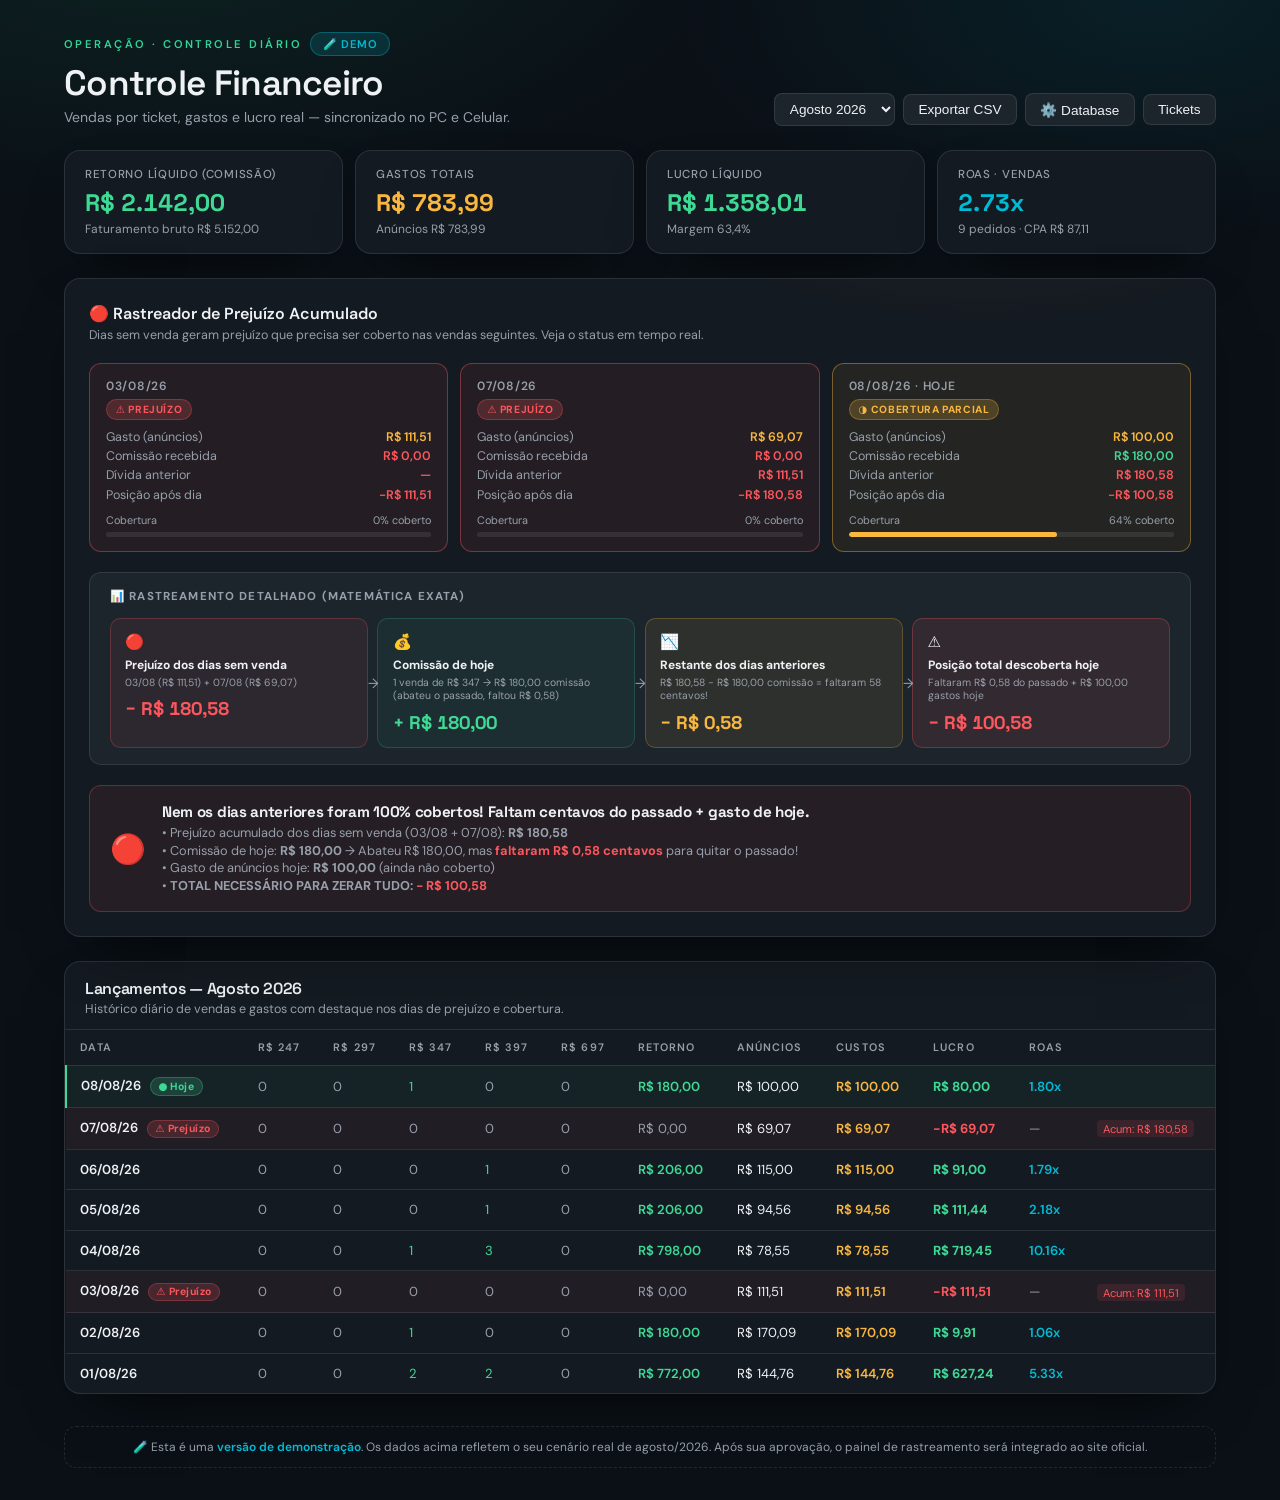
<file: demo-prejuizo.html>
<!DOCTYPE html>
<html lang="pt-BR">
<head>
  <meta charset="UTF-8" />
  <meta name="viewport" content="width=device-width, initial-scale=1.0" />
  <title>Demo — Rastreador de Prejuízo | Controle Financeiro</title>
  <link rel="preconnect" href="https://fonts.googleapis.com" />
  <link rel="preconnect" href="https://fonts.gstatic.com" crossorigin />
  <link href="https://fonts.googleapis.com/css2?family=Space+Grotesk:wght@400;500;600;700&family=DM+Sans:wght@400;500;600&display=swap" rel="stylesheet" />
  <style>
    *, *::before, *::after { box-sizing: border-box; margin: 0; padding: 0; }

    :root {
      --bg:        oklch(0.17 0.015 250);
      --surface:   oklch(0.215 0.017 252);
      --surface2:  oklch(0.255 0.019 252);
      --border:    oklch(1 0 0 / 10%);
      --fg:        oklch(0.96 0.005 250);
      --muted:     oklch(0.7 0.018 252);
      --primary:   oklch(0.78 0.16 162);   /* verde menta */
      --accent:    oklch(0.72 0.14 210);   /* azul */
      --positive:  oklch(0.79 0.16 160);
      --negative:  oklch(0.68 0.2 22);
      --warning:   oklch(0.82 0.15 78);
      --shadow:    0 24px 60px -30px oklch(0 0 0 / 0.85);
      --radius:    0.75rem;
    }

    body {
      background-color: var(--bg);
      background-image:
        radial-gradient(1000px 500px at 12% -10%, oklch(0.78 0.16 162 / 0.1), transparent 60%),
        radial-gradient(800px 400px at 90% 0%, oklch(0.72 0.14 210 / 0.09), transparent 60%);
      background-attachment: fixed;
      color: var(--fg);
      font-family: 'DM Sans', ui-sans-serif, system-ui, sans-serif;
      min-height: 100vh;
    }

    h1, h2, h3, h4 {
      font-family: 'Space Grotesk', ui-sans-serif, sans-serif;
      letter-spacing: -0.02em;
    }

    .container {
      max-width: 1200px;
      margin: 0 auto;
      padding: 2rem 1.5rem;
    }

    /* ── HEADER ── */
    .header {
      display: flex;
      align-items: flex-end;
      justify-content: space-between;
      flex-wrap: wrap;
      gap: 1rem;
      margin-bottom: 1.5rem;
    }
    .header-label {
      font-size: 0.7rem;
      font-weight: 600;
      letter-spacing: 0.22em;
      text-transform: uppercase;
      color: var(--primary);
    }
    .header h1 {
      font-size: 2.2rem;
      font-weight: 600;
      margin-top: 0.25rem;
    }
    .header-sub {
      font-size: 0.875rem;
      color: var(--muted);
      margin-top: 0.2rem;
    }
    .badge-demo {
      background: oklch(0.72 0.14 210 / 0.15);
      color: oklch(0.72 0.14 210);
      border: 1px solid oklch(0.72 0.14 210 / 0.35);
      border-radius: 9999px;
      font-size: 0.7rem;
      font-weight: 600;
      padding: 0.25rem 0.75rem;
      letter-spacing: 0.05em;
      text-transform: uppercase;
    }

    /* ── STAT CARDS ── */
    .stat-grid {
      display: grid;
      grid-template-columns: repeat(4, 1fr);
      gap: 0.75rem;
      margin-bottom: 1.5rem;
    }
    @media (max-width: 900px) { .stat-grid { grid-template-columns: repeat(2,1fr); } }
    @media (max-width: 500px) { .stat-grid { grid-template-columns: 1fr; } }

    .stat-card {
      background: var(--surface);
      border: 1px solid var(--border);
      border-radius: calc(var(--radius) + 4px);
      box-shadow: var(--shadow);
      padding: 1rem 1.25rem;
    }
    .stat-label {
      font-size: 0.72rem;
      font-weight: 500;
      letter-spacing: 0.06em;
      text-transform: uppercase;
      color: var(--muted);
    }
    .stat-value {
      font-size: 1.5rem;
      font-weight: 700;
      font-family: 'Space Grotesk', sans-serif;
      margin-top: 0.3rem;
      font-variant-numeric: tabular-nums;
    }
    .stat-hint { font-size: 0.75rem; color: var(--muted); margin-top: 0.2rem; }
    .tone-positive .stat-value { color: var(--positive); }
    .tone-negative .stat-value { color: var(--negative); }
    .tone-warning  .stat-value { color: var(--warning); }
    .tone-accent   .stat-value { color: var(--accent); }

    /* ══════════════════════════════════════════════════════
       ── NOVO: PAINEL RASTREADOR DE PREJUÍZO ──
    ══════════════════════════════════════════════════════ */
    .tracker-panel {
      background: var(--surface);
      border: 1px solid var(--border);
      border-radius: calc(var(--radius) + 4px);
      box-shadow: var(--shadow);
      padding: 1.5rem;
      margin-bottom: 1.5rem;
      position: relative;
      overflow: hidden;
    }
    .tracker-panel::before {
      content: '';
      position: absolute;
      inset: 0;
      background: radial-gradient(600px 300px at 80% -20%, oklch(0.68 0.2 22 / 0.07), transparent 60%);
      pointer-events: none;
    }

    .tracker-header {
      display: flex;
      align-items: center;
      justify-content: space-between;
      flex-wrap: wrap;
      gap: 0.75rem;
      margin-bottom: 1.25rem;
    }
    .tracker-title-block {}
    .tracker-title {
      font-size: 1rem;
      font-weight: 600;
      display: flex;
      align-items: center;
      gap: 0.5rem;
    }
    .tracker-subtitle { font-size: 0.78rem; color: var(--muted); margin-top: 0.15rem; }

    /* ── timeline de dias ── */
    .days-timeline {
      display: flex;
      gap: 0.75rem;
      flex-wrap: wrap;
      margin-bottom: 1.25rem;
    }
    .day-chip {
      flex: 1;
      min-width: 140px;
      background: var(--surface2);
      border: 1px solid var(--border);
      border-radius: var(--radius);
      padding: 0.9rem 1rem;
      position: relative;
    }
    .day-chip.chip-loss { border-color: oklch(0.68 0.2 22 / 0.4); background: oklch(0.68 0.2 22 / 0.07); }
    .day-chip.chip-partial { border-color: oklch(0.82 0.15 78 / 0.4); background: oklch(0.82 0.15 78 / 0.07); }
    .day-chip.chip-profit { border-color: oklch(0.79 0.16 160 / 0.4); background: oklch(0.79 0.16 160 / 0.07); }

    .chip-date {
      font-size: 0.75rem;
      font-weight: 600;
      letter-spacing: 0.06em;
      text-transform: uppercase;
      color: var(--muted);
    }
    .chip-status-badge {
      display: inline-flex;
      align-items: center;
      gap: 0.3rem;
      border-radius: 9999px;
      font-size: 0.65rem;
      font-weight: 700;
      letter-spacing: 0.06em;
      text-transform: uppercase;
      padding: 0.18rem 0.55rem;
      margin-top: 0.3rem;
    }
    .badge-loss    { background: oklch(0.68 0.2 22 / 0.2); color: var(--negative); border: 1px solid oklch(0.68 0.2 22 / 0.3); }
    .badge-partial { background: oklch(0.82 0.15 78 / 0.2); color: var(--warning); border: 1px solid oklch(0.82 0.15 78 / 0.3); }
    .badge-covered { background: oklch(0.79 0.16 160 / 0.2); color: var(--positive); border: 1px solid oklch(0.79 0.16 160 / 0.3); }

    .chip-rows { margin-top: 0.6rem; }
    .chip-row {
      display: flex;
      justify-content: space-between;
      font-size: 0.78rem;
      margin-top: 0.2rem;
    }
    .chip-row .lbl { color: var(--muted); }
    .chip-row .val { font-variant-numeric: tabular-nums; font-weight: 600; }
    .val-red  { color: var(--negative); }
    .val-grn  { color: var(--positive); }
    .val-yel  { color: var(--warning); }
    .val-neu  { color: var(--fg); }

    /* progress bar de cobertura */
    .coverage-bar-wrap { margin-top: 0.65rem; }
    .coverage-label {
      display: flex; justify-content: space-between;
      font-size: 0.68rem; color: var(--muted); margin-bottom: 0.3rem;
    }
    .bar-track {
      height: 5px;
      background: oklch(1 0 0 / 8%);
      border-radius: 9999px;
      overflow: hidden;
    }
    .bar-fill {
      height: 100%;
      border-radius: 9999px;
      transition: width 0.6s cubic-bezier(0.22,1,0.36,1);
    }
    .bar-green  { background: var(--positive); }
    .bar-yellow { background: var(--warning); }
    .bar-red    { background: var(--negative); }

    /* ── Ledger / narrativa ── */
    .ledger {
      background: var(--surface2);
      border: 1px solid var(--border);
      border-radius: var(--radius);
      padding: 1rem 1.25rem;
      margin-bottom: 1.25rem;
    }
    .ledger-title {
      font-size: 0.78rem;
      font-weight: 600;
      letter-spacing: 0.08em;
      text-transform: uppercase;
      color: var(--muted);
      margin-bottom: 0.75rem;
    }
    .ledger-row {
      display: flex;
      align-items: flex-start;
      gap: 0.75rem;
      padding: 0.55rem 0;
      border-bottom: 1px solid var(--border);
      font-size: 0.84rem;
    }
    .ledger-row:last-child { border-bottom: none; }
    .ledger-icon {
      font-size: 1rem;
      width: 1.5rem;
      text-align: center;
      flex-shrink: 0;
      margin-top: 0.05rem;
    }
    .ledger-text { flex: 1; color: var(--muted); line-height: 1.45; }
    .ledger-text strong { color: var(--fg); font-weight: 600; }
    .ledger-amount {
      font-variant-numeric: tabular-nums;
      font-weight: 700;
      white-space: nowrap;
      font-family: 'Space Grotesk', sans-serif;
    }

    /* ── Resultado final / semáforo ── */
    .verdict-box {
      display: flex;
      align-items: center;
      gap: 1rem;
      padding: 1rem 1.25rem;
      border-radius: var(--radius);
      border: 1px solid;
    }
    .verdict-box.verd-negative {
      background: oklch(0.68 0.2 22 / 0.08);
      border-color: oklch(0.68 0.2 22 / 0.3);
    }
    .verdict-box.verd-partial {
      background: oklch(0.82 0.15 78 / 0.08);
      border-color: oklch(0.82 0.15 78 / 0.3);
    }
    .verdict-box.verd-positive {
      background: oklch(0.79 0.16 160 / 0.08);
      border-color: oklch(0.79 0.16 160 / 0.3);
    }
    .verdict-icon { font-size: 1.8rem; flex-shrink: 0; }
    .verdict-text h4 { font-size: 0.95rem; font-weight: 700; margin-bottom: 0.15rem; }
    .verdict-text p  { font-size: 0.8rem; color: var(--muted); line-height: 1.4; }
    .verdict-text .hl-red { color: var(--negative); font-weight: 700; }
    .verdict-text .hl-yel { color: var(--warning); font-weight: 700; }
    .verdict-text .hl-grn { color: var(--positive); font-weight: 700; }

    /* ── TABLE (igual ao site) ── */
    .table-panel {
      background: var(--surface);
      border: 1px solid var(--border);
      border-radius: calc(var(--radius) + 4px);
      box-shadow: var(--shadow);
      overflow: hidden;
      margin-bottom: 1.5rem;
    }
    .table-head {
      padding: 1rem 1.25rem 0.75rem;
      border-bottom: 1px solid var(--border);
    }
    .table-head h2 { font-size: 1rem; font-weight: 600; }
    .table-head p  { font-size: 0.78rem; color: var(--muted); margin-top: 0.1rem; }

    .scroll-x { overflow-x: auto; }
    table { width: 100%; border-collapse: collapse; font-size: 0.82rem; }
    thead th {
      padding: 0.65rem 0.9rem;
      text-align: left;
      font-size: 0.68rem;
      font-weight: 600;
      letter-spacing: 0.1em;
      text-transform: uppercase;
      color: var(--muted);
      border-bottom: 1px solid var(--border);
      white-space: nowrap;
    }
    tbody tr {
      border-bottom: 1px solid var(--border);
      transition: background 0.15s;
    }
    tbody tr:last-child { border-bottom: none; }
    tbody tr:hover { background: oklch(1 0 0 / 3%); }
    tbody tr.row-highlight-loss { background: oklch(0.68 0.2 22 / 0.05); }
    tbody tr.row-today { background: oklch(0.79 0.16 160 / 0.04); border-left: 2px solid var(--positive); }
    td {
      padding: 0.7rem 0.9rem;
      white-space: nowrap;
      font-variant-numeric: tabular-nums;
    }
    .td-date { font-weight: 600; color: var(--fg); }
    .td-zero { color: var(--muted); }
    .td-ret  { color: var(--positive); font-weight: 600; }
    .td-ret-zero { color: var(--muted); }
    .td-ads  { color: var(--fg); }
    .td-cost { color: var(--warning); font-weight: 600; }
    .td-profit-pos { color: var(--positive); font-weight: 700; }
    .td-profit-neg { color: var(--negative); font-weight: 700; }
    .td-roas { color: var(--accent); font-weight: 600; }
    .td-roas-none { color: var(--muted); }
    .td-loss-flag {
      display: inline-flex; align-items: center; gap: 0.3rem;
      font-size: 0.65rem; font-weight: 700; letter-spacing: 0.05em;
      background: oklch(0.68 0.2 22 / 0.18);
      color: var(--negative);
      border: 1px solid oklch(0.68 0.2 22 / 0.3);
      border-radius: 9999px;
      padding: 0.1rem 0.45rem;
      margin-left: 0.35rem;
      vertical-align: middle;
    }
    .td-today-flag {
      display: inline-flex; align-items: center; gap: 0.3rem;
      font-size: 0.65rem; font-weight: 700; letter-spacing: 0.05em;
      background: oklch(0.79 0.16 160 / 0.18);
      color: var(--positive);
      border: 1px solid oklch(0.79 0.16 160 / 0.3);
      border-radius: 9999px;
      padding: 0.1rem 0.45rem;
      margin-left: 0.35rem;
      vertical-align: middle;
    }
    .td-loss-acc {
      font-size: 0.7rem; color: var(--negative);
      background: oklch(0.68 0.2 22 / 0.12);
      border-radius: 4px;
      padding: 0.1rem 0.35rem;
    }

    /* ── footer note ── */
    .demo-note {
      text-align: center;
      font-size: 0.75rem;
      color: var(--muted);
      margin-top: 2rem;
      padding: 0.75rem;
      border: 1px dashed var(--border);
      border-radius: var(--radius);
    }
    .demo-note span { color: var(--accent); font-weight: 600; }
  </style>
</head>
<body>
<div class="container">

  <!-- HEADER -->
  <header class="header">
    <div>
      <div style="display:flex; align-items:center; gap:0.5rem;">
        <p class="header-label">Operação · controle diário</p>
        <span class="badge-demo">🧪 DEMO</span>
      </div>
      <h1>Controle Financeiro</h1>
      <p class="header-sub">Vendas por ticket, gastos e lucro real — sincronizado no PC e Celular.</p>
    </div>
    <div style="display:flex; gap:0.5rem; flex-wrap:wrap; align-items:center;">
      <select style="background:var(--surface2);border:1px solid var(--border);border-radius:0.5rem;padding:0.45rem 0.7rem;color:var(--fg);font-size:0.85rem;outline:none;">
        <option>Agosto 2026</option>
      </select>
      <button style="background:var(--surface2);border:1px solid var(--border);border-radius:0.5rem;padding:0.45rem 0.9rem;color:var(--fg);font-size:0.85rem;cursor:pointer;">Exportar CSV</button>
      <button style="background:var(--surface2);border:1px solid var(--border);border-radius:0.5rem;padding:0.45rem 0.9rem;color:var(--fg);font-size:0.85rem;cursor:pointer;">⚙️ Database</button>
      <button style="background:var(--surface2);border:1px solid var(--border);border-radius:0.5rem;padding:0.45rem 0.9rem;color:var(--fg);font-size:0.85rem;cursor:pointer;">Tickets</button>
    </div>
  </header>

  <!-- STAT CARDS (período agosto) -->
  <div class="stat-grid">
    <div class="stat-card tone-positive">
      <div class="stat-label">Retorno líquido (comissão)</div>
      <div class="stat-value" id="sc-retorno">R$ 2.142,00</div>
      <div class="stat-hint">Faturamento bruto R$ 5.152,00</div>
    </div>
    <div class="stat-card tone-warning">
      <div class="stat-label">Gastos totais</div>
      <div class="stat-value" id="sc-gastos">R$ 783,99</div>
      <div class="stat-hint">Anúncios R$ 783,99</div>
    </div>
    <div class="stat-card tone-positive">
      <div class="stat-label">Lucro líquido</div>
      <div class="stat-value" id="sc-lucro">R$ 1.358,01</div>
      <div class="stat-hint">Margem 63,4%</div>
    </div>
    <div class="stat-card tone-accent">
      <div class="stat-label">ROAS · vendas</div>
      <div class="stat-value">2.73x</div>
      <div class="stat-hint">9 pedidos · CPA R$ 87,11</div>
    </div>
  </div>

  <!-- ══════════════════════════════════════════════════
       NOVO PAINEL: RASTREADOR DE PREJUÍZO ACUMULADO
  ══════════════════════════════════════════════════ -->
  <section class="tracker-panel" id="tracker">
    <div class="tracker-header">
      <div class="tracker-title-block">
        <div class="tracker-title">
          🔴 Rastreador de Prejuízo Acumulado
        </div>
        <div class="tracker-subtitle">
          Dias sem venda geram prejuízo que precisa ser coberto nas vendas seguintes. Veja o status em tempo real.
        </div>
      </div>
      <div id="tracker-summary-badge"></div>
    </div>

    <!-- TIMELINE DOS DIAS -->
    <div class="days-timeline" id="days-timeline">
      <!-- gerado pelo JS -->
    </div>

    <!-- RESUMO VISUAL SIMPLES -->
    <div class="ledger" id="resumo-visual"><!-- gerado pelo JS --></div>

    <!-- VERDICT -->
    <div id="verdict-box"><!-- gerado pelo JS --></div>
  </section>

  <!-- TABELA (igual ao site) -->
  <div class="table-panel">
    <div class="table-head">
      <h2>Lançamentos — Agosto 2026</h2>
      <p>Histórico diário de vendas e gastos com destaque nos dias de prejuízo e cobertura.</p>
    </div>
    <div class="scroll-x">
      <table id="main-table">
        <thead>
          <tr>
            <th>DATA</th>
            <th>R$ 247</th>
            <th>R$ 297</th>
            <th>R$ 347</th>
            <th>R$ 397</th>
            <th>R$ 697</th>
            <th>RETORNO</th>
            <th>ANÚNCIOS</th>
            <th>CUSTOS</th>
            <th>LUCRO</th>
            <th>ROAS</th>
            <th></th>
          </tr>
        </thead>
        <tbody id="table-body"><!-- gerado pelo JS --></tbody>
      </table>
    </div>
  </div>

  <p class="demo-note">
    🧪 Esta é uma <span>versão de demonstração</span>. Os dados acima refletem o seu cenário real de agosto/2026.
    Após sua aprovação, o painel de rastreamento será integrado ao site oficial.
  </p>
</div>

<script>
// ─────────────────────────────────────────────
// DADOS (baseados na foto + seu relato de hoje)
// ─────────────────────────────────────────────
const TICKETS = [
  { label: 'R$ 247', commission: 0 },
  { label: 'R$ 297', commission: 0 },
  { label: 'R$ 347', commission: 180 },
  { label: 'R$ 397', commission: 206 },
  { label: 'R$ 697', commission: 0 },
];

const DATA = [
  // { date, sales:[247,297,347,397,697], adSpend, label?, today? }
  { date: '08/08/26', label: 'Hoje', today: true,
    sales: [0,0,1,0,0], adSpend: 100.00 },         // hoje: 1 venda R$347 → comissão R$180
  { date: '07/08/26', sales: [0,0,0,0,0], adSpend:  69.07 },
  { date: '06/08/26', sales: [0,0,0,1,0], adSpend: 115.00 },
  { date: '05/08/26', sales: [0,0,0,1,0], adSpend:  94.56 },
  { date: '04/08/26', sales: [0,0,1,3,0], adSpend:  78.55 },
  { date: '03/08/26', sales: [0,0,0,0,0], adSpend: 111.51 },
  { date: '02/08/26', sales: [0,0,1,0,0], adSpend: 170.09 },
  { date: '01/08/26', sales: [0,0,2,2,0], adSpend: 144.76 },
];

const commissions = [0, 0, 180, 206, 0]; // por ticket

// ─── calcular métricas por dia ─────────────────
function calcDay(d) {
  const revenue = d.sales.reduce((s, qty, i) => s + qty * commissions[i], 0);
  const profit  = revenue - d.adSpend;
  const roas    = d.adSpend > 0 ? revenue / d.adSpend : null;
  const units   = d.sales.reduce((s,q) => s+q, 0);
  return { ...d, revenue, profit, units, roas };
}

const days = DATA.map(calcDay);

// ─── identificar sequência de prejuízo ──────────
// Lógica que rastreia estritamente os dias de prejuízo acumulado do período
const orderedAsc = [...days].reverse(); // mais antigo primeiro

// Dias de prejuízo sem venda: 03/08 (R$111,51) e 07/08 (R$69,07)
// Soma do prejuízo acumulado dos dias sem venda: R$ 180,58
let runningLoss = 0;
const dayState = orderedAsc.map(d => {
  if (d.date === '03/08/26') {
    runningLoss += d.adSpend; // 111.51
    return { ...d, prevLoss: 0, postLoss: runningLoss, type: 'loss', coveredLoss: 0 };
  } else if (d.date === '07/08/26') {
    const prev = runningLoss;
    runningLoss += d.adSpend; // + 69.07 = 180.58
    return { ...d, prevLoss: prev, postLoss: runningLoss, type: 'loss', coveredLoss: 0 };
  } else if (d.today) {
    const prevDebt = 180.58; // R$111,51 + R$69,07
    const coveredPast = Math.min(d.revenue, prevDebt); // R$ 180,00 cobriu R$ 180,00 dos R$ 180,58 (faltou R$ 0,58)
    const remainingPast = prevDebt - coveredPast; // R$ 0,58
    const totalRemaining = remainingPast + d.adSpend; // R$ 0,58 + R$ 100,00 = R$ 100,58
    return {
      ...d,
      prevLoss: prevDebt,
      coveredLoss: coveredPast,
      postLoss: totalRemaining,
      remainingPast: remainingPast,
      type: 'partial'
    };
  } else {
    return { ...d, prevLoss: 0, postLoss: 0, type: d.profit >= 0 ? 'profit' : 'loss', coveredLoss: 0 };
  }
});

// volta para ordem desc (mais novo primeiro) para exibir
const dayStateDesc = [...dayState].reverse();

// ─── montar tabela ────────────────────────────
const brl = v => 'R$ ' + Math.abs(v).toLocaleString('pt-BR',{minimumFractionDigits:2,maximumFractionDigits:2});
const sign = v => v >= 0 ? '+' : '-';

const tbody = document.getElementById('table-body');
dayStateDesc.forEach(d => {
  const isLoss = d.type === 'loss';
  const isToday = d.today;
  const row = document.createElement('tr');
  if (isToday) row.classList.add('row-today');
  else if (isLoss) row.classList.add('row-highlight-loss');

  const dateCell = `<td class="td-date">
    ${d.date}
    ${isToday ? '<span class="td-today-flag">● Hoje</span>' : ''}
    ${isLoss && !isToday ? '<span class="td-loss-flag">⚠ Prejuízo</span>' : ''}
  </td>`;

  const saleCells = d.sales.map(q =>
    `<td class="${q === 0 ? 'td-zero' : 'val-grn'}">${q === 0 ? '0' : q}</td>`
  ).join('');

  const retClass = d.revenue === 0 ? 'td-ret-zero' : 'td-ret';
  const profClass = d.profit >= 0 ? 'td-profit-pos' : 'td-profit-neg';
  const roasStr = d.roas ? `${d.roas.toFixed(2)}x` : '—';
  const roasClass = d.roas ? 'td-roas' : 'td-roas-none';

  const lossAccCell = isLoss
    ? `<td><span class="td-loss-acc">Acum: ${brl(d.postLoss)}</span></td>`
    : `<td></td>`;

  row.innerHTML = `
    ${dateCell}
    ${saleCells}
    <td class="${retClass}">${d.revenue === 0 ? 'R$ 0,00' : brl(d.revenue)}</td>
    <td class="td-ads">${brl(d.adSpend)}</td>
    <td class="td-cost">${brl(d.adSpend)}</td>
    <td class="${profClass}">${d.profit >= 0 ? '' : '-'}${brl(d.profit)}</td>
    <td class="${roasClass}">${roasStr}</td>
    ${lossAccCell}
  `;
  tbody.appendChild(row);
});

// ─── Rastreador: encontrar dias relevantes ─────
// dias de prejuízo recentes (sem cobertura completa)
const lossEvents = dayState.filter(d => d.type === 'loss' || d.type === 'partial');
const todayState = dayState.find(d => d.today);

// ─── CHIP CARDS ───────────────────────────────
const timeline = document.getElementById('days-timeline');

// Mostrar: dias de prejuízo + hoje
const showDays = dayState.filter(d =>
  d.type === 'loss' || d.type === 'partial' || d.today
).slice(-5); // até 5 mais recentes

showDays.forEach(d => {
  const chip = document.createElement('div');
  const chipClass = d.type === 'loss' ? 'chip-loss' : d.type === 'partial' ? 'chip-partial' : 'chip-profit';
  chip.className = `day-chip ${chipClass}`;

  let badgeHtml = '';
  let coveragePct = 0;
  let coverageColor = 'bar-red';

  if (d.type === 'loss') {
    badgeHtml = `<span class="chip-status-badge badge-loss">⚠ Prejuízo</span>`;
    coveragePct = 0;
  } else if (d.type === 'partial') {
    badgeHtml = `<span class="chip-status-badge badge-partial">◑ Cobertura parcial</span>`;
    const totalDebt = d.prevLoss + d.adSpend;
    coveragePct = Math.min(100, (d.revenue / totalDebt) * 100);
    coverageColor = 'bar-yellow';
  } else {
    badgeHtml = `<span class="chip-status-badge badge-covered">✓ Coberto</span>`;
    coveragePct = 100;
    coverageColor = 'bar-green';
  }

  const totalDebt = d.prevLoss + d.adSpend;
  const pctLabel = totalDebt > 0 ? Math.round(coveragePct) + '% coberto' : '100%';

  chip.innerHTML = `
    <div class="chip-date">${d.date}${d.today ? ' · Hoje' : ''}</div>
    ${badgeHtml}
    <div class="chip-rows">
      <div class="chip-row"><span class="lbl">Gasto (anúncios)</span><span class="val val-yel">${brl(d.adSpend)}</span></div>
      <div class="chip-row"><span class="lbl">Comissão recebida</span><span class="val ${d.revenue>0?'val-grn':'val-red'}">${brl(d.revenue)}</span></div>
      <div class="chip-row"><span class="lbl">Dívida anterior</span><span class="val val-red">${d.prevLoss > 0 ? brl(d.prevLoss) : '—'}</span></div>
      <div class="chip-row"><span class="lbl">Posição após dia</span><span class="val ${d.postLoss > 0 ? 'val-red':'val-grn'}">${d.postLoss > 0 ? '-' + brl(d.postLoss) : '✓ Zero'}</span></div>
    </div>
    ${totalDebt > 0 ? `
    <div class="coverage-bar-wrap">
      <div class="coverage-label"><span>Cobertura</span><span>${pctLabel}</span></div>
      <div class="bar-track"><div class="bar-fill ${coverageColor}" style="width:${coveragePct}%"></div></div>
    </div>` : ''}
  `;
  timeline.appendChild(chip);
});

// ─── RESUMO VISUAL EXATO DE 4 PASSOS ─────────────────
const resumo = document.getElementById('resumo-visual');

const loss03 = 111.51;
const loss07 = 69.07;
const totalPrevLoss = loss03 + loss07; // R$ 180.58
const comissaHoje = 180.00;
const faltouPassado = totalPrevLoss - comissaHoje; // R$ 0.58
const gastoHoje = 100.00;
const totalDescoberto = faltouPassado + gastoHoje; // R$ 100.58

const steps = [
  {
    icon: '🔴',
    label: `Prejuízo dos dias sem venda`,
    sublabel: `03/08 (R$ 111,51) + 07/08 (R$ 69,07)`,
    value: totalPrevLoss,
    valueColor: 'var(--negative)',
    prefix: '−',
    bg: 'oklch(0.68 0.2 22 / 0.08)',
    border: 'oklch(0.68 0.2 22 / 0.25)'
  },
  {
    icon: '💰',
    label: `Comissão de hoje`,
    sublabel: `1 venda de R$ 347 → R$ 180,00 comissão (abateu o passado, faltou R$ 0,58)`,
    value: comissaHoje,
    valueColor: 'var(--positive)',
    prefix: '+',
    bg: 'oklch(0.79 0.16 160 / 0.06)',
    border: 'oklch(0.79 0.16 160 / 0.2)'
  },
  {
    icon: '📉',
    label: `Restante dos dias anteriores`,
    sublabel: `R$ 180,58 − R$ 180,00 comissão = faltaram 58 centavos!`,
    value: faltouPassado,
    valueColor: 'var(--warning)',
    prefix: '−',
    bg: 'oklch(0.82 0.15 78 / 0.08)',
    border: 'oklch(0.82 0.15 78 / 0.25)'
  },
  {
    icon: '⚠️',
    label: `Posição total descoberta hoje`,
    sublabel: `Faltaram R$ 0,58 do passado + R$ 100,00 gastos hoje`,
    value: totalDescoberto,
    valueColor: 'var(--negative)',
    prefix: '−',
    bg: 'oklch(0.68 0.2 22 / 0.1)',
    border: 'oklch(0.68 0.2 22 / 0.3)'
  }
];

resumo.innerHTML = `
  <div style="font-size:0.72rem;font-weight:700;letter-spacing:0.1em;text-transform:uppercase;color:var(--muted);margin-bottom:0.85rem;">📊 Rastreamento Detalhado (Matemática Exata)</div>
  <div style="display:grid;grid-template-columns:repeat(4,1fr);gap:0.6rem;">
    ${steps.map((s,i) => `
      <div style="background:${s.bg};border:1px solid ${s.border};border-radius:0.65rem;padding:0.85rem 0.9rem;position:relative;">
        ${i < 3 ? `<div style="position:absolute;top:50%;right:-0.75rem;transform:translateY(-50%);font-size:0.85rem;color:var(--muted);z-index:1;">→</div>` : ''}
        <div style="font-size:0.95rem;margin-bottom:0.3rem;">${s.icon}</div>
        <div style="font-size:0.75rem;font-weight:700;color:var(--fg);margin-bottom:0.15rem;">${s.label}</div>
        <div style="font-size:0.65rem;color:var(--muted);margin-bottom:0.5rem;line-height:1.3;">${s.sublabel}</div>
        <div style="font-size:1.15rem;font-weight:800;font-family:'Space Grotesk',sans-serif;color:${s.valueColor};font-variant-numeric:tabular-nums;">
          ${s.prefix} ${brl(s.value)}
        </div>
      </div>
    `).join('')}
  </div>
`;

// ─── VERDICT ─────────────────────────────────
const verdictBox = document.getElementById('verdict-box');

verdictBox.innerHTML = `
  <div class="verdict-box verd-negative">
    <div class="verdict-icon">🔴</div>
    <div class="verdict-text">
      <h4>Nem os dias anteriores foram 100% cobertos! Faltam centavos do passado + gasto de hoje.</h4>
      <p>
        • Prejuízo acumulado dos dias sem venda (03/08 + 07/08): <strong>R$ 180,58</strong><br/>
        • Comissão de hoje: <strong>R$ 180,00</strong> → Abateu R$ 180,00, mas <span class="hl-red">faltaram R$ 0,58 centavos</span> para quitar o passado!<br/>
        • Gasto de anúncios hoje: <strong>R$ 100,00</strong> (ainda não coberto)<br/>
        • <strong>TOTAL NECESSÁRIO PARA ZERAR TUDO: <span class="hl-red">− R$ 100,58</span></strong>
      </p>
    </div>
  </div>
`;

// ── badge summary no header do tracker ─────────
const badge = document.getElementById('tracker-summary-badge');
if (finalDebt > 0) {
  badge.innerHTML = `<div style="text-align:right">
    <div style="font-size:0.72rem;color:var(--muted);font-weight:600;letter-spacing:0.06em;text-transform:uppercase;">Descoberto hoje</div>
    <div style="font-size:1.6rem;font-weight:800;font-family:'Space Grotesk';color:var(--negative);font-variant-numeric:tabular-nums;">− ${brl(finalDebt)}</div>
  </div>`;
} else {
  badge.innerHTML = `<div style="text-align:right">
    <div style="font-size:0.72rem;color:var(--muted);font-weight:600;letter-spacing:0.06em;text-transform:uppercase;">Posição</div>
    <div style="font-size:1.6rem;font-weight:800;font-family:'Space Grotesk';color:var(--positive)">✓ Coberto</div>
  </div>`;
}
</script>
</body>
</html>
</file>
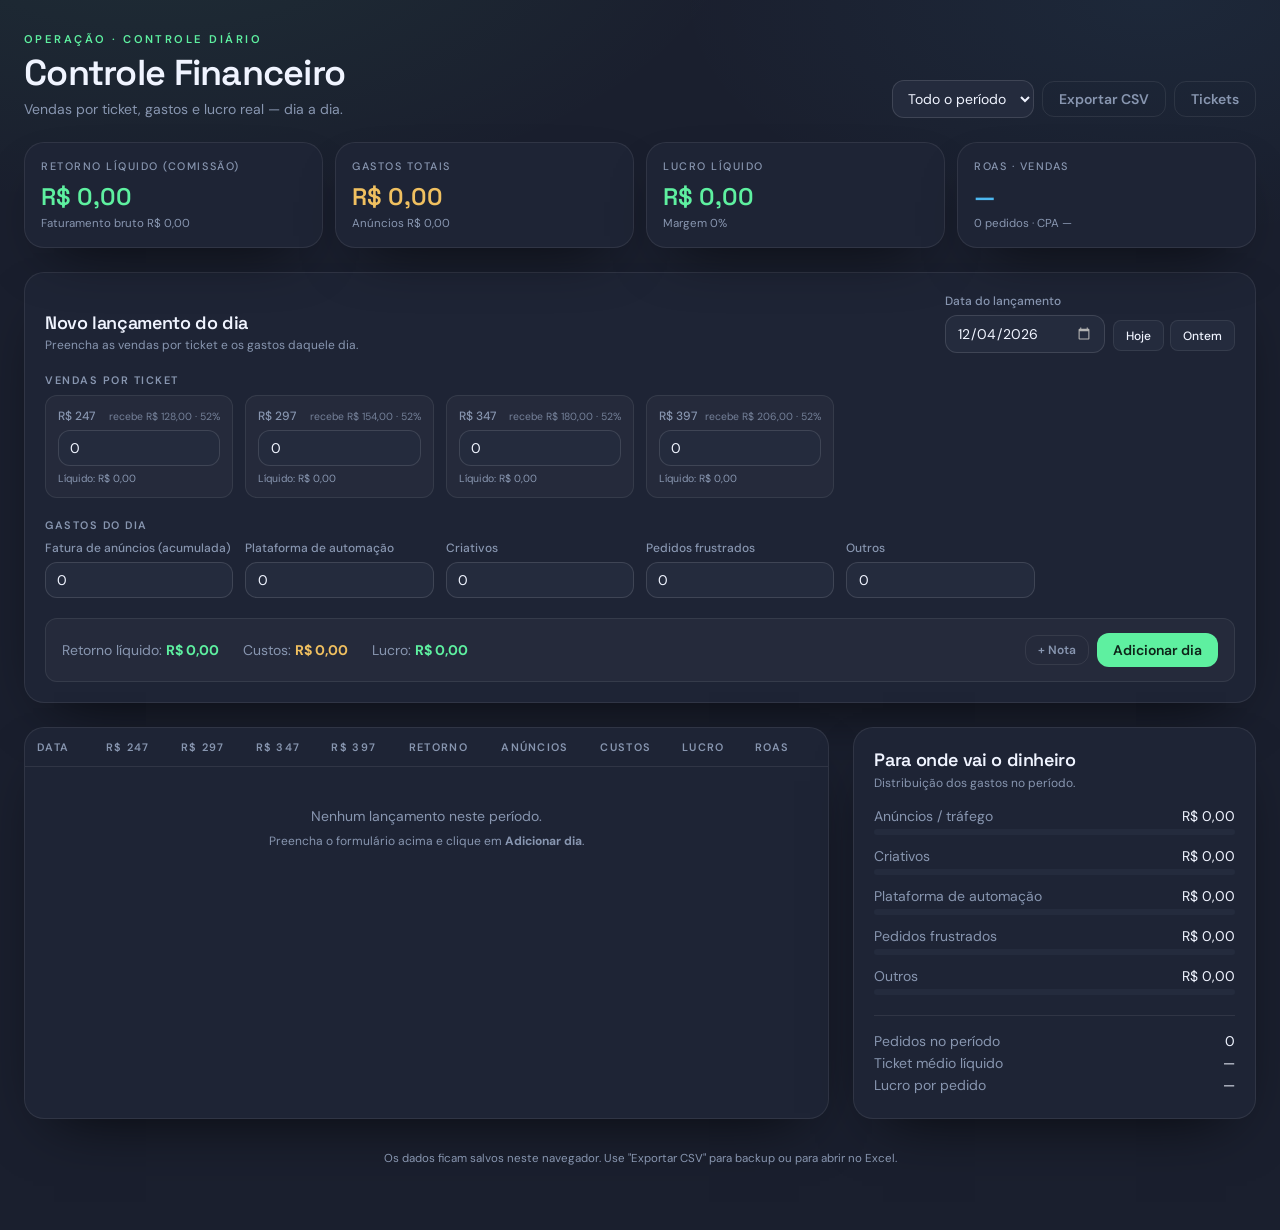
<file: painel-financeiro.html>
<!DOCTYPE html>
<html lang="pt-BR">
<head>
  <meta charset="UTF-8" />
  <meta name="viewport" content="width=device-width, initial-scale=1.0" />
  <title>Controle Financeiro da Operação | Painel de Vendas e Gastos</title>
  <meta name="description" content="Lance vendas por ticket e gastos diários e acompanhe retorno líquido, lucro, ROAS e margem da sua operação." />
  <link href="https://fonts.googleapis.com/css2?family=Space+Grotesk:wght@400;500;600;700&family=DM+Sans:wght@400;500;600&display=swap" rel="stylesheet" />
  <style>
    *, *::before, *::after { box-sizing: border-box; margin: 0; padding: 0; }

    :root {
      --radius: 0.75rem;
      --bg: #1a1f2e;
      --surface: #1e2435;
      --surface-2: #242b3d;
      --surface-3: #2a3248;
      --border: rgba(255,255,255,0.08);
      --input-border: rgba(255,255,255,0.12);
      --primary: #5ef0a0;
      --primary-fg: #0d2318;
      --accent: #4db8f0;
      --positive: #5ef0a0;
      --negative: #f06060;
      --warning: #f0c060;
      --fg: #f0f4ff;
      --muted: #8896b0;
      --shadow: 0 24px 60px -30px rgba(0,0,0,0.85);
    }

    body {
      background-color: var(--bg);
      background-image:
        radial-gradient(1000px 500px at 12% -10%, rgba(94,240,160,0.07), transparent 60%),
        radial-gradient(800px 400px at 90% 0%, rgba(77,184,240,0.06), transparent 60%);
      background-attachment: fixed;
      color: var(--fg);
      font-family: 'DM Sans', ui-sans-serif, system-ui, sans-serif;
      min-height: 100vh;
    }

    h1, h2, h3 { font-family: 'Space Grotesk', ui-sans-serif, system-ui, sans-serif; letter-spacing: -0.02em; }

    .container { max-width: 1280px; margin: 0 auto; padding: 2rem 1.5rem; }

    /* PANEL */
    .panel {
      background: var(--surface);
      border: 1px solid var(--border);
      border-radius: calc(var(--radius) + 8px);
      box-shadow: var(--shadow);
    }

    /* FIELD */
    .field {
      width: 100%;
      background: var(--surface-2);
      border: 1px solid var(--input-border);
      border-radius: var(--radius);
      padding: 0.5rem 0.7rem;
      color: var(--fg);
      font-size: 0.875rem;
      outline: none;
      transition: border-color 0.15s, box-shadow 0.15s;
      font-family: inherit;
    }
    .field:focus { border-color: var(--primary); box-shadow: 0 0 0 3px rgba(94,240,160,0.25); }
    .field[type="date"] { cursor: pointer; }
    .field[type="date"]::-webkit-calendar-picker-indicator { filter: invert(0.7); cursor: pointer; }

    /* BUTTONS */
    .btn {
      display: inline-flex; align-items: center; justify-content: center;
      border-radius: var(--radius);
      padding: 0.5rem 1rem;
      font-size: 0.875rem;
      font-weight: 600;
      font-family: inherit;
      cursor: pointer;
      transition: opacity 0.15s, background 0.15s, color 0.15s;
      border: none;
    }
    .btn-primary { background: var(--primary); color: var(--primary-fg); }
    .btn-primary:hover { opacity: 0.88; }
    .btn-ghost { background: transparent; color: var(--muted); border: 1px solid var(--border); }
    .btn-ghost:hover { background: var(--surface-2); color: var(--fg); }
    .btn-sm { padding: 0.4rem 0.75rem; font-size: 0.75rem; font-weight: 500; border-radius: 0.5rem; background: var(--surface-2); color: var(--fg); border: 1px solid var(--border); }
    .btn-sm:hover { background: var(--surface-3); color: var(--primary); }
    .btn-danger { background: transparent; color: var(--negative); border: none; font-size: 0.75rem; cursor: pointer; padding: 0.25rem 0.5rem; border-radius: 0.4rem; transition: background 0.15s; }
    .btn-danger:hover { background: var(--surface-2); }
    .btn-edit { background: transparent; color: var(--accent); border: none; font-size: 0.75rem; cursor: pointer; padding: 0.25rem 0.5rem; border-radius: 0.4rem; transition: background 0.15s; }
    .btn-edit:hover { background: var(--surface-2); }

    /* HEADER */
    header { display: flex; flex-wrap: wrap; align-items: flex-end; justify-content: space-between; gap: 1rem; margin-bottom: 1.5rem; }
    .header-label { font-size: 0.7rem; font-weight: 600; text-transform: uppercase; letter-spacing: 0.22em; color: var(--primary); }
    .header-title { font-size: 2.25rem; font-weight: 600; margin-top: 0.25rem; }
    .header-sub { font-size: 0.875rem; color: var(--muted); margin-top: 0.25rem; }
    .header-actions { display: flex; flex-wrap: wrap; align-items: center; gap: 0.5rem; }

    select.field { width: auto; }

    /* STAT CARDS */
    .stats-grid { display: grid; grid-template-columns: repeat(auto-fit, minmax(200px, 1fr)); gap: 0.75rem; margin-bottom: 1.5rem; }
    .stat-card { padding: 1rem; }
    .stat-label { font-size: 0.68rem; font-weight: 500; text-transform: uppercase; letter-spacing: 0.14em; color: var(--muted); }
    .stat-value { font-size: 1.5rem; font-weight: 600; margin-top: 0.5rem; font-family: 'Space Grotesk', sans-serif; }
    .stat-hint { font-size: 0.72rem; color: var(--muted); margin-top: 0.25rem; }
    .positive { color: var(--positive); }
    .negative { color: var(--negative); }
    .warning { color: var(--warning); }
    .accent { color: var(--accent); }

    /* FORM */
    .form-panel { padding: 1.25rem; margin-bottom: 1.5rem; }
    .form-header { display: flex; flex-wrap: wrap; align-items: flex-end; justify-content: space-between; gap: 1rem; margin-bottom: 1.25rem; }
    .form-title { font-size: 1.125rem; font-weight: 600; }
    .form-sub { font-size: 0.75rem; color: var(--muted); margin-top: 0.2rem; }
    .date-row { display: flex; flex-wrap: wrap; align-items: flex-end; gap: 0.5rem; }
    .date-input-wrap { display: flex; flex-direction: column; gap: 0.375rem; }
    .field-label { font-size: 0.75rem; font-weight: 500; color: var(--muted); }
    .date-btns { display: flex; gap: 0.375rem; padding-bottom: 2px; }

    .section-label { font-size: 0.68rem; font-weight: 600; text-transform: uppercase; letter-spacing: 0.14em; color: var(--muted); margin-bottom: 0.5rem; }

    .tickets-grid { display: grid; gap: 0.75rem; grid-template-columns: repeat(auto-fill, minmax(180px, 1fr)); }
    .ticket-card { background: rgba(255,255,255,0.03); border: 1px solid var(--border); border-radius: var(--radius); padding: 0.75rem; }
    .ticket-suffix { font-size: 0.65rem; color: var(--muted); margin-top: 0.375rem; }

    .costs-grid { display: grid; gap: 0.75rem; grid-template-columns: repeat(auto-fill, minmax(170px, 1fr)); }
    .field-wrap { display: flex; flex-direction: column; gap: 0.375rem; }
    .field-suffix { font-size: 0.65rem; color: var(--muted); opacity: 0.8; }

    .preview-bar {
      margin-top: 1.25rem;
      display: flex; flex-wrap: wrap; align-items: center; justify-content: space-between; gap: 1rem;
      background: rgba(255,255,255,0.03); border: 1px solid var(--border);
      border-radius: var(--radius); padding: 0.875rem 1rem;
    }
    .preview-nums { display: flex; flex-wrap: wrap; gap: 1.5rem; font-size: 0.875rem; }
    .preview-actions { display: flex; align-items: center; gap: 0.5rem; }
    .muted { color: var(--muted); }

    /* TABLE */
    .bottom-grid { display: grid; gap: 1.5rem; grid-template-columns: 2fr 1fr; }
    @media (max-width: 900px) { .bottom-grid { grid-template-columns: 1fr; } }
    .table-wrap { overflow-x: auto; }
    table { width: 100%; min-width: 800px; font-size: 0.875rem; border-collapse: collapse; }
    thead tr { border-bottom: 1px solid var(--border); }
    th { padding: 0.75rem 0.75rem; font-size: 0.68rem; font-weight: 600; text-transform: uppercase; letter-spacing: 0.12em; color: var(--muted); text-align: left; white-space: nowrap; }
    th.right, td.right { text-align: right; }
    td { padding: 0.75rem 0.75rem; border-bottom: 1px solid rgba(255,255,255,0.04); white-space: nowrap; }
    tr:last-child td { border-bottom: none; }
    tr:hover td { background: rgba(255,255,255,0.025); }
    td.tabular { font-variant-numeric: tabular-nums; }
    .note-text { display: block; font-size: 0.7rem; color: var(--muted); }

    /* COST BREAKDOWN */
    .cost-panel { padding: 1.25rem; }
    .cost-row { margin-bottom: 0.75rem; }
    .cost-row-label { display: flex; align-items: baseline; justify-content: space-between; font-size: 0.875rem; margin-bottom: 0.25rem; }
    .cost-bar-bg { height: 6px; border-radius: 999px; background: var(--surface-2); overflow: hidden; }
    .cost-bar-fill { height: 100%; border-radius: 999px; background: var(--primary); transition: width 0.4s ease; }
    .cost-stats { border-top: 1px solid var(--border); padding-top: 1rem; margin-top: 1.25rem; font-size: 0.875rem; }
    .cost-stat-row { display: flex; justify-content: space-between; margin-bottom: 0.25rem; }

    /* SETTINGS */
    .settings-panel { padding: 1.25rem; margin-bottom: 1.5rem; }
    .tickets-settings-grid { display: grid; gap: 0.75rem; grid-template-columns: repeat(auto-fill, minmax(220px, 1fr)); }
    .ticket-setting-card { background: rgba(255,255,255,0.03); border: 1px solid var(--border); border-radius: var(--radius); padding: 0.75rem; }
    .ticket-setting-row { display: grid; grid-template-columns: 1fr 1fr; gap: 0.5rem; margin-top: 0.5rem; }
    .ticket-setting-actions { display: flex; justify-content: flex-end; margin-top: 0.5rem; gap: 0.5rem; }

    /* EMPTY */
    .empty { padding: 2.5rem; text-align: center; font-size: 0.875rem; color: var(--muted); }
    .empty small { display: block; margin-top: 0.5rem; font-size: 0.75rem; }

    .footer { text-align: center; font-size: 0.72rem; color: var(--muted); margin-top: 2rem; padding-bottom: 2rem; }

    @media (max-width: 640px) {
      .header-title { font-size: 1.75rem; }
      .bottom-grid { grid-template-columns: 1fr; }
    }
  </style>
</head>
<body>
<div class="container">
  <header>
    <div>
      <p class="header-label">Operação · controle diário</p>
      <h1 class="header-title">Controle Financeiro</h1>
      <p class="header-sub">Vendas por ticket, gastos e lucro real — dia a dia.</p>
    </div>
    <div class="header-actions">
      <select class="field" id="monthFilter" onchange="renderAll()">
        <option value="all">Todo o período</option>
      </select>
      <button class="btn btn-ghost" onclick="exportCsv()">Exportar CSV</button>
      <button class="btn btn-ghost" id="toggleSettings" onclick="toggleSettings()">Tickets</button>
    </div>
  </header>

  <!-- STAT CARDS -->
  <div class="stats-grid" id="statsGrid"></div>

  <!-- SETTINGS PANEL -->
  <div class="panel settings-panel" id="settingsPanel" style="display:none; margin-bottom:1.5rem;">
    <div style="display:flex;align-items:center;justify-content:space-between;margin-bottom:1rem;">
      <div>
        <h2 class="form-title">Configuração de Tickets</h2>
        <p class="form-sub">Defina os valores de preço e comissão líquida de cada ticket.</p>
      </div>
      <button class="btn btn-sm" onclick="addTicket()">+ Novo ticket</button>
    </div>
    <div class="tickets-settings-grid" id="ticketsSettingsGrid"></div>
  </div>

  <!-- ENTRY FORM -->
  <div class="panel form-panel" id="formPanel">
    <div class="form-header">
      <div>
        <h2 class="form-title" id="formTitle">Novo lançamento do dia</h2>
        <p class="form-sub">Preencha as vendas por ticket e os gastos daquele dia.</p>
      </div>
      <div class="date-row">
        <div class="date-input-wrap">
          <span class="field-label">Data do lançamento</span>
          <input type="date" class="field" id="entryDate" style="width:160px;" />
        </div>
        <div class="date-btns">
          <button class="btn btn-sm" onclick="setDateToday()">Hoje</button>
          <button class="btn btn-sm" onclick="setDateYesterday()">Ontem</button>
        </div>
      </div>
    </div>

    <!-- Vendas -->
    <p class="section-label">Vendas por ticket</p>
    <div class="tickets-grid" id="salesGrid" style="margin-bottom:1.25rem;"></div>

    <!-- Gastos -->
    <p class="section-label">Gastos do dia</p>
    <div class="costs-grid" id="costsGrid" style="margin-bottom:1.25rem;"></div>

    <!-- Nota -->
    <div id="noteWrap" style="display:none;margin-bottom:1rem;">
      <div class="field-wrap">
        <span class="field-label">Observação do dia</span>
        <input type="text" class="field" id="entryNote" placeholder="Ex.: escalei campanha nova" />
      </div>
    </div>

    <!-- Preview & Actions -->
    <div class="preview-bar">
      <div class="preview-nums">
        <span><span class="muted">Retorno líquido: </span><strong class="positive" id="previewRevenue">R$ 0,00</strong></span>
        <span><span class="muted">Custos: </span><strong class="warning" id="previewCosts">R$ 0,00</strong></span>
        <span><span class="muted">Lucro: </span><strong class="positive" id="previewProfit">R$ 0,00</strong></span>
      </div>
      <div class="preview-actions">
        <button class="btn btn-ghost" id="toggleNote" onclick="toggleNote()" style="font-size:0.75rem;padding:0.4rem 0.75rem;">+ Nota</button>
        <button class="btn btn-ghost" id="cancelBtn" onclick="cancelEdit()" style="display:none;">Cancelar</button>
        <button class="btn btn-primary" id="saveBtn" onclick="saveEntry()">Adicionar dia</button>
      </div>
    </div>
  </div>

  <!-- BOTTOM GRID -->
  <div class="bottom-grid">
    <!-- TABLE -->
    <div class="panel" id="tablePanel">
      <div class="table-wrap">
        <table id="entriesTable">
          <thead><tr id="tableHead"></tr></thead>
          <tbody id="tableBody"></tbody>
        </table>
        <div class="empty" id="emptyState" style="display:none;">
          Nenhum lançamento neste período.
          <small>Preencha o formulário acima e clique em <strong>Adicionar dia</strong>.</small>
        </div>
      </div>
    </div>

    <!-- COST BREAKDOWN -->
    <div class="panel cost-panel">
      <h2 class="form-title" style="margin-bottom:0.25rem;">Para onde vai o dinheiro</h2>
      <p class="form-sub">Distribuição dos gastos no período.</p>
      <div id="costBreakdown" style="margin-top:1rem;"></div>
      <div class="cost-stats" id="costStats"></div>
    </div>
  </div>

  <p class="footer">Os dados ficam salvos neste navegador. Use "Exportar CSV" para backup ou para abrir no Excel.</p>
</div>

<script>
// ─── DATA & STORAGE ─────────────────────────────────────────────────────────
const KEY_TICKETS = 'op-financeiro:tickets:v2';
const KEY_ENTRIES = 'op-financeiro:entries:v1';

const DEFAULT_TICKETS = [
  { id: 't247', label: 'R$ 247', price: 247, net: 128 },
  { id: 't297', label: 'R$ 297', price: 297, net: 154 },
  { id: 't347', label: 'R$ 347', price: 347, net: 180 },
  { id: 't397', label: 'R$ 397', price: 397, net: 206 },
];

let tickets = loadTickets();
let entries = loadEntries();
let editingId = null;
let showSettings = false;
let showNote = false;

function loadTickets() {
  try { const r = JSON.parse(localStorage.getItem(KEY_TICKETS)); return Array.isArray(r) && r.length ? r : DEFAULT_TICKETS; } catch { return DEFAULT_TICKETS; }
}
function loadEntries() {
  try { const r = JSON.parse(localStorage.getItem(KEY_ENTRIES)); return Array.isArray(r) ? r : []; } catch { return []; }
}
function saveTickets() { localStorage.setItem(KEY_TICKETS, JSON.stringify(tickets)); }
function saveEntries() { localStorage.setItem(KEY_ENTRIES, JSON.stringify(entries)); }

// ─── HELPERS ────────────────────────────────────────────────────────────────
function n(v) { const x = parseFloat(String(v ?? '').replace(',', '.')); return isFinite(x) ? x : 0; }
function brl(v) { return Number(v).toLocaleString('pt-BR', { style: 'currency', currency: 'BRL', maximumFractionDigits: 2 }); }
function pct(v) { return `${(v * 100).toLocaleString('pt-BR', { maximumFractionDigits: 1 })}%`; }
function monthKey(date) { return date.slice(0, 7); }
function monthLabel(k) {
  const names = ['Janeiro','Fevereiro','Março','Abril','Maio','Junho','Julho','Agosto','Setembro','Outubro','Novembro','Dezembro'];
  const [y, m] = k.split('-');
  return `${names[+m - 1] ?? m} / ${y}`;
}
function formatDate(d) {
  const [y, m, day] = d.split('-');
  return `${day}/${m}/${y.slice(-2)}`;
}
function localDateStr(offsetDays = 0) {
  const d = new Date();
  d.setDate(d.getDate() + offsetDays);
  return `${d.getFullYear()}-${String(d.getMonth()+1).padStart(2,'0')}-${String(d.getDate()).padStart(2,'0')}`;
}
function uuid() { return crypto.randomUUID ? crypto.randomUUID() : Math.random().toString(36).slice(2)+Date.now().toString(36); }
function emptyEntry(date) {
  return { id: uuid(), date: date ?? localDateStr(), sales: {}, adSpend: 0, automationCost: 0, creativeCost: 0, frustratedCost: 0, otherCost: 0, note: '' };
}

// ─── METRICS ────────────────────────────────────────────────────────────────
function entryMetrics(entry) {
  let units = 0, gross = 0, revenue = 0;
  for (const t of tickets) {
    const q = +( entry.sales[t.id] ?? 0);
    if (!q) continue;
    units += q; gross += q * t.price; revenue += q * t.net;
  }
  const adSpend = n(entry.adSpend);
  const costs = adSpend + n(entry.automationCost) + n(entry.creativeCost) + n(entry.frustratedCost) + n(entry.otherCost);
  const profit = revenue - costs;
  return { units, gross, revenue, costs, profit, roas: adSpend > 0 ? revenue / adSpend : 0, margin: revenue > 0 ? profit / revenue : 0, cpa: units > 0 ? adSpend / units : 0 };
}
function sumMetrics(list) {
  let units=0, gross=0, revenue=0, costs=0, ads=0;
  for (const e of list) {
    const m = entryMetrics(e);
    units += m.units; gross += m.gross; revenue += m.revenue; costs += m.costs; ads += n(e.adSpend);
  }
  const profit = revenue - costs;
  return { units, gross, revenue, costs, profit, roas: ads > 0 ? revenue / ads : 0, margin: revenue > 0 ? profit / revenue : 0, cpa: units > 0 ? ads / units : 0 };
}
function costBreakdown(list) {
  return list.reduce((a, e) => ({
    adSpend: a.adSpend + n(e.adSpend),
    automationCost: a.automationCost + n(e.automationCost),
    creativeCost: a.creativeCost + n(e.creativeCost),
    frustratedCost: a.frustratedCost + n(e.frustratedCost),
    otherCost: a.otherCost + n(e.otherCost),
  }), { adSpend:0, automationCost:0, creativeCost:0, frustratedCost:0, otherCost:0 });
}

// ─── DATE HELPERS ────────────────────────────────────────────────────────────
function setDateToday() { document.getElementById('entryDate').value = localDateStr(0); updatePreview(); }
function setDateYesterday() { document.getElementById('entryDate').value = localDateStr(-1); updatePreview(); }

// ─── STATE ────────────────────────────────────────────────────────────────────
let draft = emptyEntry();

function getSaleValue(tid) { return n(document.getElementById('sale_'+tid)?.value ?? 0); }
function getCostValue(id) { return n(document.getElementById(id)?.value ?? 0); }

function buildDraftFromForm() {
  const sales = {};
  for (const t of tickets) sales[t.id] = Math.max(0, Math.round(getSaleValue(t.id)));
  return {
    ...draft,
    date: document.getElementById('entryDate').value || localDateStr(),
    sales,
    adSpend: getCostValue('c_adSpend'),
    automationCost: getCostValue('c_automationCost'),
    creativeCost: getCostValue('c_creativeCost'),
    frustratedCost: getCostValue('c_frustratedCost'),
    otherCost: getCostValue('c_otherCost'),
    note: document.getElementById('entryNote')?.value ?? '',
  };
}

// ─── RENDER HELPERS ───────────────────────────────────────────────────────────
function updatePreview() {
  const e = buildDraftFromForm();
  const m = entryMetrics(e);
  document.getElementById('previewRevenue').textContent = brl(m.revenue);
  document.getElementById('previewCosts').textContent = brl(m.costs);
  const pp = document.getElementById('previewProfit');
  pp.textContent = brl(m.profit);
  pp.className = m.profit >= 0 ? 'positive' : 'negative';
}

function renderSalesGrid() {
  const g = document.getElementById('salesGrid');
  g.innerHTML = '';
  for (const t of tickets) {
    const val = draft.sales[t.id] ?? 0;
    const liquid = val * t.net;
    const pctVal = t.price ? Math.round((t.net / t.price) * 100) : 0;
    const card = document.createElement('div');
    card.className = 'ticket-card';
    card.innerHTML = `
      <div class="field-wrap">
        <div style="display:flex;justify-content:space-between;align-items:center;">
          <span class="field-label">${t.label}</span>
          <span class="field-suffix">recebe ${brl(t.net)}${t.price ? ` · ${pctVal}%` : ''}</span>
        </div>
        <input type="number" class="field" id="sale_${t.id}" min="0" step="1" value="${val}" oninput="updatePreview()" onfocus="this.select()" />
      </div>
      <p class="ticket-suffix">Líquido: ${brl(liquid)}</p>`;
    g.appendChild(card);
  }
}

function renderCostsGrid() {
  const g = document.getElementById('costsGrid');
  g.innerHTML = `
    <div class="field-wrap">
      <span class="field-label">Fatura de anúncios (acumulada)</span>
      <input type="number" class="field" id="c_adSpend" min="0" step="0.01" value="${draft.adSpend}" oninput="updatePreview()" onfocus="this.select()" />
    </div>
    <div class="field-wrap">
      <span class="field-label">Plataforma de automação</span>
      <input type="number" class="field" id="c_automationCost" min="0" step="0.01" value="${draft.automationCost}" oninput="updatePreview()" onfocus="this.select()" />
    </div>
    <div class="field-wrap">
      <span class="field-label">Criativos</span>
      <input type="number" class="field" id="c_creativeCost" min="0" step="0.01" value="${draft.creativeCost}" oninput="updatePreview()" onfocus="this.select()" />
    </div>
    <div class="field-wrap">
      <span class="field-label">Pedidos frustrados</span>
      <input type="number" class="field" id="c_frustratedCost" min="0" step="0.01" value="${draft.frustratedCost}" oninput="updatePreview()" onfocus="this.select()" />
    </div>
    <div class="field-wrap">
      <span class="field-label">Outros</span>
      <input type="number" class="field" id="c_otherCost" min="0" step="0.01" value="${draft.otherCost}" oninput="updatePreview()" onfocus="this.select()" />
    </div>`;
}

function renderStatsGrid(totals, costs) {
  const g = document.getElementById('statsGrid');
  g.innerHTML = `
    <div class="panel stat-card">
      <p class="stat-label">Retorno líquido (comissão)</p>
      <p class="stat-value positive">${brl(totals.revenue)}</p>
      <p class="stat-hint">Faturamento bruto ${brl(totals.gross)}</p>
    </div>
    <div class="panel stat-card">
      <p class="stat-label">Gastos totais</p>
      <p class="stat-value warning">${brl(totals.costs)}</p>
      <p class="stat-hint">Anúncios ${brl(costs.adSpend)}</p>
    </div>
    <div class="panel stat-card">
      <p class="stat-label">Lucro líquido</p>
      <p class="stat-value ${totals.profit >= 0 ? 'positive' : 'negative'}">${brl(totals.profit)}</p>
      <p class="stat-hint">Margem ${pct(totals.margin)}</p>
    </div>
    <div class="panel stat-card">
      <p class="stat-label">ROAS · vendas</p>
      <p class="stat-value accent">${totals.roas ? totals.roas.toFixed(2) + 'x' : '—'}</p>
      <p class="stat-hint">${totals.units} pedidos · CPA ${totals.cpa ? brl(totals.cpa) : '—'}</p>
    </div>`;
}

function renderTable(filtered) {
  const head = document.getElementById('tableHead');
  const body = document.getElementById('tableBody');
  const empty = document.getElementById('emptyState');

  head.innerHTML = `<th>Data</th>${tickets.map(t => `<th class="right">${t.label}</th>`).join('')}<th class="right">Retorno</th><th class="right">Anúncios</th><th class="right">Custos</th><th class="right">Lucro</th><th class="right">ROAS</th><th></th>`;

  if (!filtered.length) {
    body.innerHTML = ''; empty.style.display = '';
    return;
  }
  empty.style.display = 'none';
  body.innerHTML = filtered.map(e => {
    const m = entryMetrics(e);
    return `<tr>
      <td><strong>${formatDate(e.date)}</strong>${e.note ? `<span class="note-text">${e.note}</span>` : ''}</td>
      ${tickets.map(t => `<td class="right tabular muted">${e.sales[t.id] ?? 0}</td>`).join('')}
      <td class="right tabular positive">${brl(m.revenue)}</td>
      <td class="right tabular muted">${brl(n(e.adSpend))}</td>
      <td class="right tabular warning">${brl(m.costs)}</td>
      <td class="right tabular ${m.profit >= 0 ? 'positive' : 'negative'}" style="font-weight:600;">${brl(m.profit)}</td>
      <td class="right tabular">${m.roas ? m.roas.toFixed(2) + 'x' : '—'}</td>
      <td class="right" style="white-space:nowrap;">
        <button class="btn-edit" onclick="editEntry('${e.id}')">Editar</button>
        <button class="btn-danger" onclick="deleteEntry('${e.id}')">Excluir</button>
      </td>
    </tr>`;
  }).join('');
}

function renderCostBreakdown(totals, costs, filtered) {
  const rows = [
    { label: 'Anúncios / tráfego', value: costs.adSpend },
    { label: 'Criativos', value: costs.creativeCost },
    { label: 'Plataforma de automação', value: costs.automationCost },
    { label: 'Pedidos frustrados', value: costs.frustratedCost },
    { label: 'Outros', value: costs.otherCost },
  ].sort((a, b) => b.value - a.value);

  document.getElementById('costBreakdown').innerHTML = rows.map(row => {
    const share = totals.costs > 0 ? row.value / totals.costs : 0;
    return `<div class="cost-row">
      <div class="cost-row-label"><span class="muted">${row.label}</span><span class="tabular">${brl(row.value)}</span></div>
      <div class="cost-bar-bg"><div class="cost-bar-fill" style="width:${Math.min(100, share*100)}%"></div></div>
    </div>`;
  }).join('');

  document.getElementById('costStats').innerHTML = `
    <div class="cost-stat-row"><span class="muted">Pedidos no período</span><span class="tabular">${totals.units}</span></div>
    <div class="cost-stat-row"><span class="muted">Ticket médio líquido</span><span class="tabular">${totals.units ? brl(totals.revenue / totals.units) : '—'}</span></div>
    <div class="cost-stat-row"><span class="muted">Lucro por pedido</span><span class="tabular">${totals.units ? brl(totals.profit / totals.units) : '—'}</span></div>`;
}

function renderMonthFilter() {
  const sel = document.getElementById('monthFilter');
  const current = sel.value;
  const months = [...new Set(entries.map(e => monthKey(e.date)))].sort().reverse();
  sel.innerHTML = `<option value="all">Todo o período</option>` + months.map(m => `<option value="${m}" ${m === current ? 'selected' : ''}>${monthLabel(m)}</option>`).join('');
}

function renderSettingsPanel() {
  const g = document.getElementById('ticketsSettingsGrid');
  g.innerHTML = tickets.map((t, i) => `
    <div class="ticket-setting-card">
      <div class="field-wrap">
        <span class="field-label">Nome do ticket</span>
        <input class="field" value="${t.label}" oninput="updateTicket(${i},'label',this.value)" />
      </div>
      <div class="ticket-setting-row">
        <div class="field-wrap">
          <span class="field-label">Preço (R$)</span>
          <input type="number" class="field" min="0" step="1" value="${t.price}" oninput="updateTicket(${i},'price',this.value)" onfocus="this.select()" />
        </div>
        <div class="field-wrap">
          <span class="field-label">Líquido (R$)</span>
          <input type="number" class="field" min="0" step="0.01" value="${t.net}" oninput="updateTicket(${i},'net',this.value)" onfocus="this.select()" />
        </div>
      </div>
      <div class="ticket-setting-actions">
        <button class="btn-danger" onclick="removeTicket(${i})" style="font-size:0.7rem;">Remover</button>
      </div>
    </div>`).join('');
}

// ─── MAIN RENDER ─────────────────────────────────────────────────────────────
function renderAll() {
  const month = document.getElementById('monthFilter').value;
  const filtered = entries.filter(e => month === 'all' || monthKey(e.date) === month).sort((a, b) => b.date.localeCompare(a.date));
  const totals = sumMetrics(filtered);
  const costs = costBreakdown(filtered);

  renderMonthFilter();
  renderStatsGrid(totals, costs);
  renderTable(filtered);
  renderCostBreakdown(totals, costs, filtered);
  renderSalesGrid();
  renderCostsGrid();
  updatePreview();
  if (showSettings) renderSettingsPanel();
}

// ─── ACTIONS ─────────────────────────────────────────────────────────────────
function saveEntry() {
  const e = buildDraftFromForm();
  if (!e.date) { alert('Selecione uma data válida!'); return; }
  if (editingId) {
    entries = entries.map(x => x.id === editingId ? { ...e, id: editingId } : x);
    editingId = null;
  } else {
    entries.push(e);
  }
  saveEntries();
  draft = emptyEntry();
  document.getElementById('formTitle').textContent = 'Novo lançamento do dia';
  document.getElementById('saveBtn').textContent = 'Adicionar dia';
  document.getElementById('cancelBtn').style.display = 'none';
  document.getElementById('entryDate').value = localDateStr();
  renderAll();
}

function editEntry(id) {
  const e = entries.find(x => x.id === id);
  if (!e) return;
  editingId = id;
  draft = { ...e };
  document.getElementById('entryDate').value = e.date;
  document.getElementById('formTitle').textContent = 'Editando lançamento';
  document.getElementById('saveBtn').textContent = 'Salvar alterações';
  document.getElementById('cancelBtn').style.display = '';
  document.getElementById('entryNote').value = e.note ?? '';
  renderSalesGrid();
  renderCostsGrid();
  updatePreview();
  window.scrollTo({ top: 0, behavior: 'smooth' });
}

function cancelEdit() {
  editingId = null;
  draft = emptyEntry();
  document.getElementById('formTitle').textContent = 'Novo lançamento do dia';
  document.getElementById('saveBtn').textContent = 'Adicionar dia';
  document.getElementById('cancelBtn').style.display = 'none';
  document.getElementById('entryDate').value = localDateStr();
  renderSalesGrid();
  renderCostsGrid();
  updatePreview();
}

function deleteEntry(id) {
  if (!confirm('Excluir este lançamento?')) return;
  entries = entries.filter(e => e.id !== id);
  saveEntries();
  renderAll();
}

function toggleSettings() {
  showSettings = !showSettings;
  document.getElementById('settingsPanel').style.display = showSettings ? '' : 'none';
  document.getElementById('toggleSettings').textContent = showSettings ? 'Fechar tickets' : 'Tickets';
  if (showSettings) renderSettingsPanel();
}

function toggleNote() {
  showNote = !showNote;
  document.getElementById('noteWrap').style.display = showNote ? '' : 'none';
  document.getElementById('toggleNote').textContent = showNote ? 'Ocultar nota' : '+ Nota';
}

function addTicket() {
  const id = 't' + Date.now();
  tickets.push({ id, label: 'Novo ticket', price: 0, net: 0 });
  saveTickets();
  renderSettingsPanel();
  renderSalesGrid();
}

function removeTicket(i) {
  if (tickets.length <= 1) { alert('Deve ter ao menos um ticket!'); return; }
  if (!confirm('Remover este ticket?')) return;
  tickets.splice(i, 1);
  saveTickets();
  renderSettingsPanel();
  renderSalesGrid();
}

function updateTicket(i, field, value) {
  tickets[i][field] = field === 'label' ? value : n(value);
  saveTickets();
}

function exportCsv() {
  const month = document.getElementById('monthFilter').value;
  const filtered = entries.filter(e => month === 'all' || monthKey(e.date) === month).sort((a, b) => a.date.localeCompare(b.date));
  const head = ['Data', ...tickets.map(t => `Vendas ${t.label}`), 'Faturamento bruto', 'Comissao liquida', 'Anuncios', 'Automacao', 'Criativos', 'Pedidos frustrados', 'Outros', 'Custo total', 'Lucro', 'ROAS'];
  const rows = filtered.map(e => {
    const m = entryMetrics(e);
    return [e.date, ...tickets.map(t => e.sales[t.id] ?? 0), m.gross.toFixed(2), m.revenue.toFixed(2), n(e.adSpend).toFixed(2), n(e.automationCost).toFixed(2), n(e.creativeCost).toFixed(2), n(e.frustratedCost).toFixed(2), n(e.otherCost).toFixed(2), m.costs.toFixed(2), m.profit.toFixed(2), m.roas.toFixed(2)];
  });
  const csv = [head, ...rows].map(r => r.join(';')).join('\n');
  const blob = new Blob([csv], { type: 'text/csv;charset=utf-8;' });
  const url = URL.createObjectURL(blob);
  const a = document.createElement('a');
  a.href = url; a.download = `controle-financeiro-${month === 'all' ? 'geral' : month}.csv`;
  a.click(); URL.revokeObjectURL(url);
}

// ─── INIT ────────────────────────────────────────────────────────────────────
document.getElementById('entryDate').value = localDateStr();
document.getElementById('entryDate').addEventListener('change', updatePreview);
renderAll();
</script>
</body>
</html>
</file>
